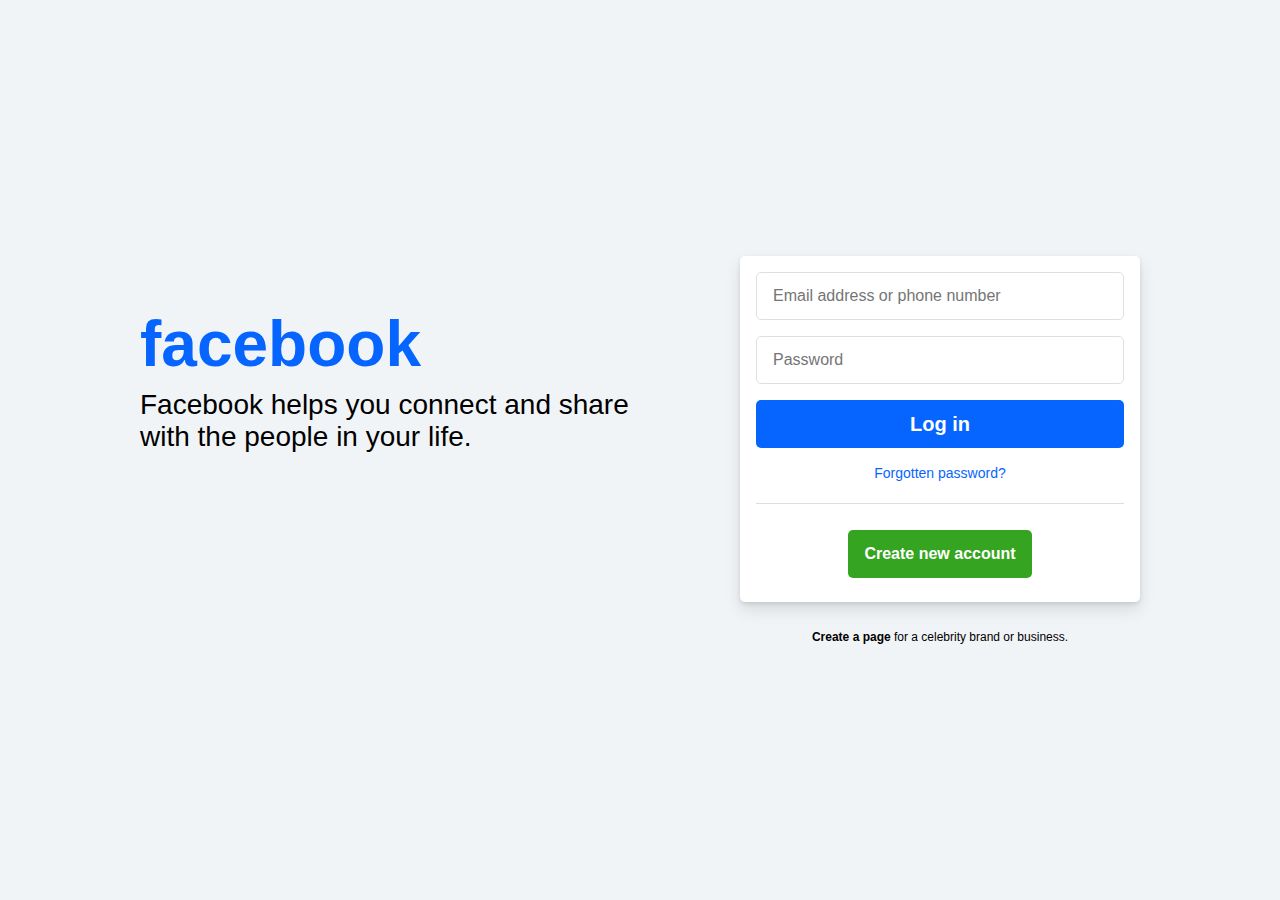
<file: index.html>
<!DOCTYPE html>
<html lang="en">
<head>
    <meta charset="UTF-8">
    <meta name="viewport" content="width=device-width, initial-scale=1.0">
    <link rel="stylesheet" href="index.css">
    <title>Login to Facebook</title>
</head>
<body>
    <div class="main-div">
        <section class="hero-text-container">
            <h1>facebook</h1>
            <p>Facebook helps you connect and share with the people in your life.</p>
        </section>
        <section class="login-container">
            <form id="login-form">
                <input type="text" id="email" placeholder="Email address or phone number" name="username">
                <input type="password" id="password" placeholder="Password" name="password">
                <button type="submit">Log in</button>
                <a href="#" class="forgot-pass">Forgotten password?</a>
                <div class="hr"></div>
                <a href="signup.html" class="create-account">Create new account</a>
            </form>
            <p class="create-page-para"><a href="#" class="create-page-btn">Create a page</a> for a celebrity brand or business.</p>
        </section>
    </div>
    <script src="index.js"></script>
</body>
</html>
</file>
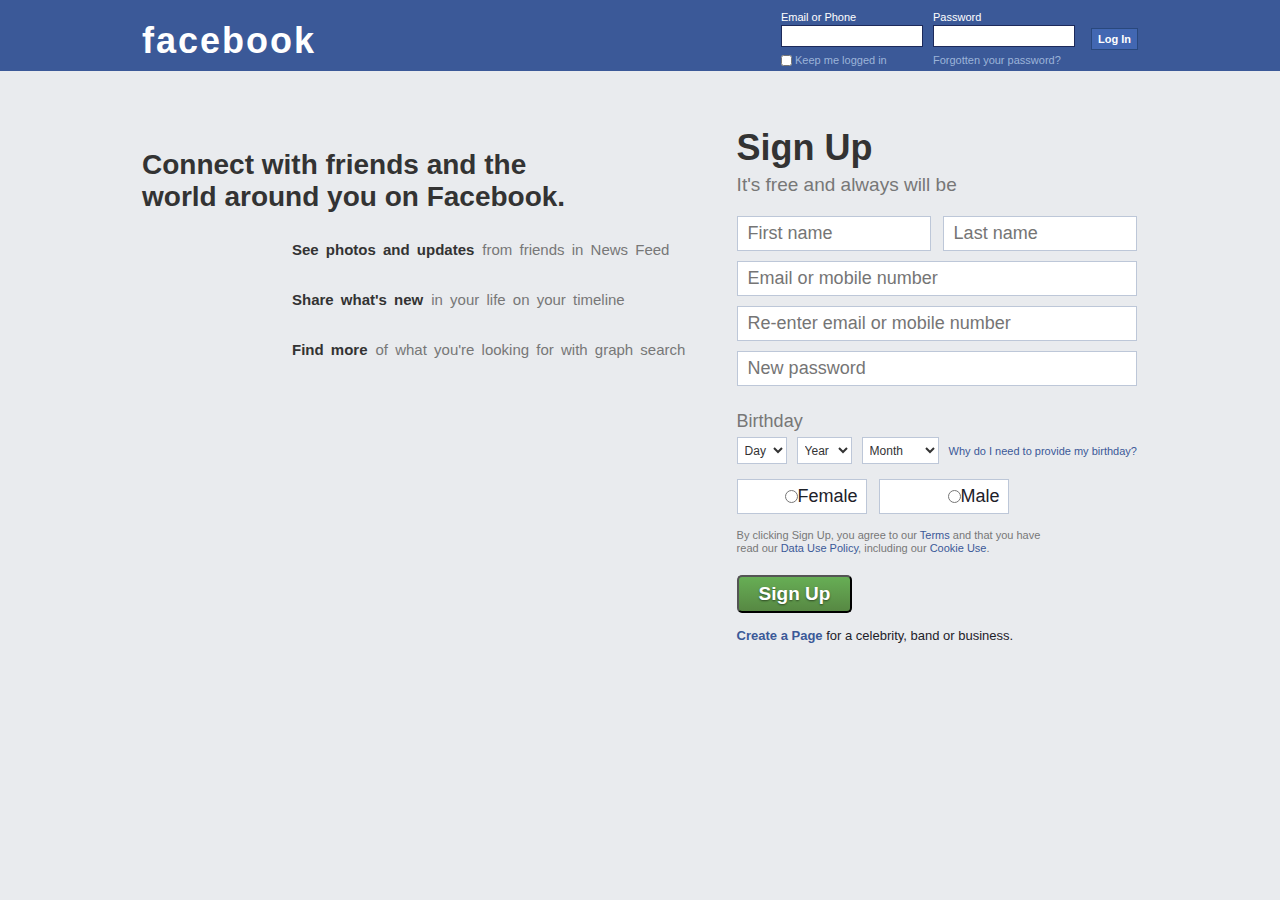
<file: signup.html>
<!DOCTYPE html>
<html lang="en">
<head>
    <meta charset="UTF-8">
    <meta name="viewport" content="width=device-width, initial-scale=1.0">
    <title>Facebook - Sign Up</title>
    <link rel="stylesheet" href="signup.css">
</head>
<body>
    <header class="header">
        <div class="header-content">
            <a href="#" class="logo">facebook</a>
            <form class="login-section" id="login-form">
                <div class="login-field">
                    <label class="login-label">Email or Phone</label>
                    <input type="text" class="login-input" name="username" required>
                    <div class="keep-logged-in">
                        <input type="checkbox" id="keep-logged" required>
                        <label for="keep-logged">Keep me logged in</label>
                    </div>
                </div>
                <div class="login-field">
                    <label class="login-label">Password</label>
                    <input type="password" class="login-input" name="password">
                    <a href="#" class="forgot-link">Forgotten your password?</a>
                </div>
                <button type="submit" class="login-btn">Log In</button>
            </form>
        </div>
    </header>

    <div class="main-container">
        <div class="left-section">
            <h1 class="main-heading">Connect with friends and the world around you on Facebook.</h1>
            
            <ul class="feature-list">
                <li class="feature-item">
                    <span class="feature-title">See photos and updates</span>
                    <span class="feature-description">from friends in News Feed</span>
                </li>
                <li class="feature-item">
                    <span class="feature-title">Share what's new</span>
                    <span class="feature-description">in your life on your timeline</span>
                </li>
                <li class="feature-item">
                    <span class="feature-title">Find more</span>
                    <span class="feature-description">of what you're looking for with graph search</span>
                </li>
            </ul>
        </div>

        <div class="right-section">
            <div class="signup-container">
                <h2 class="signup-title">Sign Up</h2>
                <p class="signup-subtitle">It's free and always will be</p>

                <form class="signup-form" id="signup-form">
                    <div class="form-row">
                        <input type="text" class="form-input half" placeholder="First name">
                        <input type="text" class="form-input half" placeholder="Last name">
                    </div>
                    
                    <input type="text" class="form-input full" placeholder="Email or mobile number" name="username-signup">
                    <input type="text" class="form-input full" placeholder="Re-enter email or mobile number">
                    <input type="password" class="form-input full" placeholder="New password" name="password-signup">

                    <div class="birthday-section">
                        <label class="birthday-label">Birthday</label>
                        <div class="birthday-row">
                            <select class="birthday-select" id="birthday-select-date">
                                <option value="" selected disabled hidden>Day</option>
                            </select>
                            <select class="birthday-select">
                                <option>Year</option>
                                <option>2024</option>
                                <option>2023</option>
                                <option>2022</option>
                            </select>
                            <select class="birthday-select">
                                <option>Month</option>
                                <option>January</option>
                                <option>February</option>
                                <option>March</option>
                            </select>
                            <a href="#" class="birthday-help">Why do I need to provide my birthday?</a>
                        </div>
                        
                    </div>

                    <div class="gender-options">
                        <label class="gender-option">
                            <input type="radio" name="gender" value="female">
                            Female
                        </label>
                        <label class="gender-option">
                            <input type="radio" name="gender" value="male">
                           Male 
                        </label>
                    </div>

                    <p class="terms-text">
                        By clicking Sign Up, you agree to our <a href="#">Terms</a> and that you have read our <a href="#">Data Use Policy</a>, including our <a href="#">Cookie Use</a>.
                    </p>

                    <button type="submit" class="signup-btn">Sign Up</button>

                    <div class="create-page-link">
                        <a href="#">Create a Page</a> for a celebrity, band or business.
                    </div>
                </form>
            </div>
        </div>
    </div>
    <script src="signup.js"></script>
</body>
</html>
</file>
<file: index.css>
*{
    margin: 0;
    padding: 0;
    box-sizing: border-box;
    font-family: Helvetica, Arial, sans-serif;
   
}

body{
     background-color: #F1F4F7;
}
.main-div{
    height:100vh;
    width: 100vw;
    /* border: 5px solid red; */
    display: flex;
    justify-content: center;
    align-items: center;
    gap:100px;
    
}
.hero-text-container{
    
    margin-bottom: 140px;
    
}

.hero-text-container h1{
    color:#0765FF;
    font-size:4rem;
    margin-bottom: 0.5rem;
    
}
.hero-text-container p{
    
    font-size:1.75rem;
    line-height: 1.1428;
    width:500px;
    font-weight: 400;

}






.login-container{
    
    display: flex;
    flex-direction: column;
    width: 400px;
}
form{
    /* border:1px solid red; */
    display: flex;
    flex-direction: column;
    padding: 1rem 1rem 1.5rem 1rem;
    background-color:#FFFFFF;
    margin-bottom: 1.75em;
    border-radius: 5px;
    box-shadow: 
        0 2px 4px rgba(0, 0, 0, 0.1), 
        0 8px 16px rgba(0, 0, 0, 0.1);

}
form input{
    font-size: 1rem;
    line-height: 1;
    padding: 0.875em 1em;
    border:1px solid #90949C;
    margin-bottom: 1em;
    border-radius: 5px;
    background-color:#FFFFFF;
    border:1px solid #DDDFE2;
}
form input:focus{
    border-color: #0866ff;
    box-shadow: 0 0 0 2px #e7f3ff;
    caret-color: #0866ff;
    outline:none
}

form button{
    font-size: 1.25rem;
    line-height: 2.4;
    background-color: #0765FF;
    color:white;
    border: none;
    border-radius: 5px;
    font-weight: 700;
    margin-bottom: 1rem;
}
form button:hover{
    cursor: pointer;
    filter: brightness(1.2); 
}
.forgot-pass{
    color:#0765FF;
    font-size: 0.875rem;
    line-height: 1.33;
    text-align: center;
    font-weight: 500;
    text-decoration: none;
    margin-bottom: 1.25rem;
    background-color:#FFFFFF;
}
.forgot-pass:hover{
    text-decoration: underline;
}
.hr{
    height:1px;
    background-color: #DADDE1;
    margin-bottom: 1.625rem;
}
.create-account{
    
    font-size: 1rem;
    line-height: 3;
    font-weight: 700;
    color:white;
    border-radius: 5px;
    background-color: #35A420;
    text-decoration: none;
    width:fit-content;
    margin-left: auto;
    margin-right: auto;
    padding-left: 1em;
    padding-right: 1em;

}
.create-account:hover{
    background-color: #2e921c;
}

.create-page-para{
    
    text-align:center;
    font-size: 0.75rem;

}
.create-page-btn{
    text-decoration: none;
    font-weight: 700;
    color:black
}
.create-page-btn:hover{
    text-decoration: underline;
}
</file>
<file: signup.css>
* {
    margin: 0;
    padding: 0;
    box-sizing: border-box;
}

body {
    font-family: Helvetica, Arial, sans-serif;
    background-color: #e9ebee;
    color: #1d2129;
}

.header {
    background-color: #3b5998;
    padding: 11px 0 5px 0;
}

.header-content {
    max-width: 1012px;
    margin: 0 auto;
    display: flex;
    justify-content: space-between;
    align-items: flex-end;
    padding: 0 8px;
}

.logo {
    color: white;
    font-size: 36px;
    font-weight: 700;
    text-decoration: none;
    margin-bottom: 4px;
    letter-spacing: 2px;
}

.login-section {
    display: flex;
    align-items: flex-end;
    gap: 10px;
}

.login-field {
    display: flex;
    flex-direction: column;
    align-items: flex-start;
}

.login-label {
    color: white;
    font-size: 11px;
    margin-bottom: 2px;
    font-weight: normal;
}

.login-input {
    padding: 3px 3px;
    border: 1px solid #1d2a5b;
    font-size: 11px;
    width: 142px;
    height: 22px;
    margin-bottom: 5px;
}

.login-btn {
    background-color: #4267b2;
    color: white;
    border: 1px solid #29487d;
    padding: 2px 6px;
    font-size: 11px;
    font-weight: 700;
    cursor: pointer;
    height: 22px;
    margin-left: 6px;
    margin-top: auto;
    margin-bottom: auto;
    
}

.keep-logged-in {
    display: flex;
    align-items: center;
    margin-top: 2px;
}

.keep-logged-in input {
    margin-right: 3px;
    width: 11px;
    height: 11px;
}

.keep-logged-in label {
    /* color: white; */
    color: #9cb4d8;
    font-size: 11px;
}

.forgot-link {
    color: #9cb4d8;
    font-size: 11px;
    text-decoration: none;
    margin-top: 2px;
}

.main-container {
    max-width: 1012px;
    margin: 0 auto;
    display: flex;
    padding: 36px 8px;
    gap: 24px;
}

.left-section {
    width: 580px;
    padding-top: 42px;
}

.main-heading {
    font-size: 28px;
    font-weight: bold;
    color: #333;
    margin-bottom: 28px;
    line-height: 32px;
    width:450px;
}

.feature-list {
    /* border: 1px solid red; */
    list-style: none;
    width:fit-content;
    padding-left: 150px;
    
}

.feature-item {
    /* border: 1px solid blue; */
    display: flex;
    margin-bottom: 15px;
    font-size: 15px;
    line-height: 18px;
    margin-bottom: 2rem;
    word-spacing: 3px;
    
}

.feature-title {
    font-weight: bold;
    color: #333;
    /* width: 165px; */
    flex-shrink: 0;
}

.feature-description {
    color: #777;
    margin-left: 8px;
}

.right-section {
    width: 408px;
}

.signup-container {
    padding: 20px 0 0 0;
}

.signup-title {
    font-size: 36px;
    font-weight: bold;
    color: #333;
    margin-bottom: 5px;
}

.signup-subtitle {
    color: #777;
    font-size: 19px;
    margin-bottom: 15px;
}

.signup-form {
    margin-top: 20px;
}

.form-row {
    display: flex;
    gap: 12px;
    margin-bottom: 10px;
}

.form-input {
    padding: 8px 10px;
    border: 1px solid #bdc7d8;
    font-size: 18px;
    background-color: white;
    height: 35px;
}

.form-input.half {
    width: 194px;
}

.form-input.full {
    width: 400px;
    margin-bottom: 10px;
}

.form-input:focus {
    outline: none;
    border-color: #3b5998;
}

.birthday-section {
    margin: 15px 0;
}

.birthday-label {
    color: #777;
    font-size: 18px;
    margin-bottom: 5px;
    display: block;
}

.birthday-row {
    display: flex;
    align-items: center;
    gap: 10px;
    margin-bottom: 8px;
}

.birthday-select {
    padding: 4px 3px;
    border: 1px solid #bdc7d8;
    font-size: 12px;
    background-color: white;
    color: #333;
    height: 27px;
}

.birthday-help {
    color: #3b5998;
    font-size: 11px;
    text-decoration: none;
}

.gender-options {
    display: flex;
    gap: 12px;
    margin: 10px 0 15px 0;
}

.gender-option {
    display: flex;
    align-items: center;
    padding: 7px 8px;
    border: 1px solid #bdc7d8;
    background-color: white;
    width: 130px;
    height: 35px;
    font-size: 18px;
    color: #1d2129;
}

.gender-option input[type="radio"] {
    margin-left: auto;
}

.terms-text {
    font-size: 11px;
    color: #777;
    line-height: 13px;
    margin: 10px 0 20px 0;
    width: 316px;
}

.terms-text a {
    color: #3b5998;
    text-decoration: none;
}

.signup-btn {
    background: linear-gradient(#67ae55, #578843);
    background-color: #69a74e;
    border: 1px solid #3b6e22 #3b6e22 #2c5115;
    color: white;
    padding: 6px 20px;
    font-size: 19px;
    font-weight: bold;
    cursor: pointer;
    text-shadow: 0 1px 2px rgba(0,0,0,.5);
    border-radius: 5px;
    margin-bottom: 15px;
}

.signup-btn:hover {
    background: linear-gradient(#5a9d47, #4a7539);
}

.create-page-link {
    font-size: 13px;
}

.create-page-link a {
    color: #3b5998;
    text-decoration: none;
    font-weight: bold;
}
</file>
